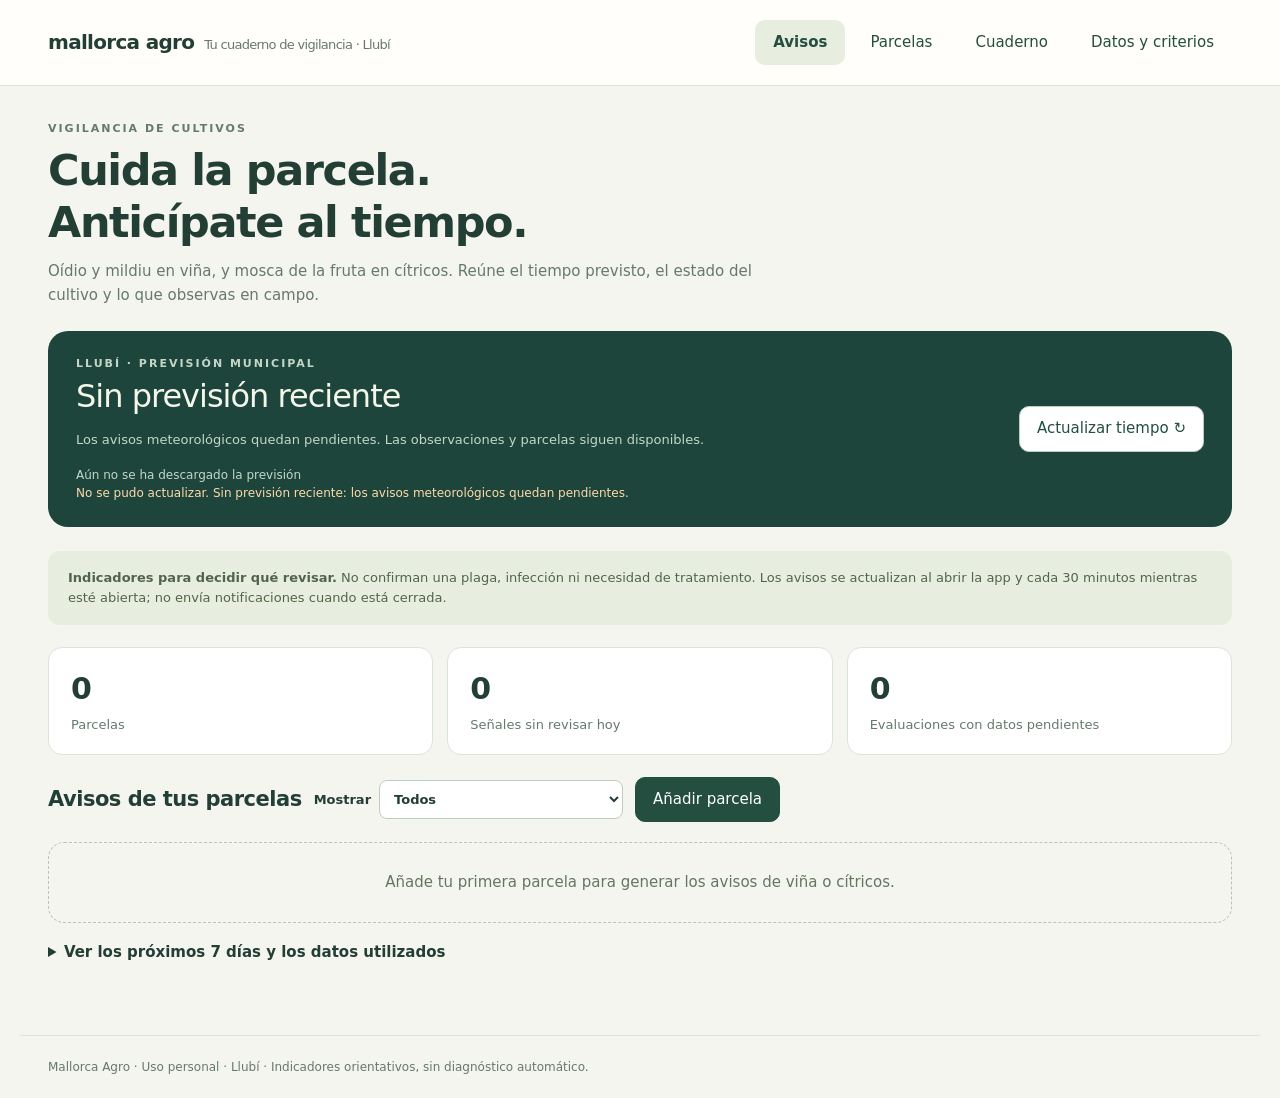
<file: index.html>
<!doctype html>
<html lang="es">
<head><meta charset="utf-8"><meta name="viewport" content="width=device-width, initial-scale=1"><meta name="color-scheme" content="light"><title>Mallorca Agro · Gestor de alertas</title><link rel="stylesheet" href="agro.css"><script src="agro.js" defer></script></head>
<body>
<header><div><div class="brand">mallorca agro<small>Tu cuaderno de vigilancia · Llubí</small></div><nav aria-label="Secciones"><button data-tab="dashboard" aria-current="page">Avisos</button><button data-tab="parcels">Parcelas</button><button data-tab="observations">Cuaderno</button><button data-tab="settings">Datos y criterios</button></nav></div></header>
<noscript><p>Activa JavaScript para gestionar tus parcelas y consultar la previsión.</p></noscript>
<main>
<div id="storage-warning" class="notice error" role="alert" hidden>No se ha podido leer o guardar el almacenamiento local. No cierres la página sin exportar los registros disponibles. Si hay una copia dañada, restáurala desde una copia de seguridad válida.</div>
<section data-panel="dashboard">
<div class="eyebrow">Vigilancia de cultivos</div><h1>Cuida la parcela.<br>Anticípate al tiempo.</h1><p class="muted intro">Oídio y mildiu en viña, y mosca de la fruta en cítricos. Reúne el tiempo previsto, el estado del cultivo y lo que observas en campo.</p>
<section class="weather" aria-label="Previsión para Llubí"><div><div class="eyebrow muted">Llubí · Previsión municipal</div><div class="reading" id="weather-reading">Sin previsión reciente</div><p id="weather-summary" class="weather-details muted">Consultando el tiempo…</p><div class="small muted" id="weather-date"></div><div class="small weather-error" id="weather-error" role="status" aria-live="polite"></div></div><button id="refresh-weather">Actualizar tiempo ↻</button></section>
<div class="notice"><strong>Indicadores para decidir qué revisar.</strong> No confirman una plaga, infección ni necesidad de tratamiento. Los avisos se actualizan al abrir la app y cada 30 minutos mientras esté abierta; no envía notificaciones cuando está cerrada.</div>
<div class="stats"><div class="stat"><strong id="count-parcels">0</strong><span>Parcelas</span></div><div class="stat"><strong id="count-watch">0</strong><span>Señales sin revisar hoy</span></div><div class="stat"><strong id="count-pending">0</strong><span>Evaluaciones con datos pendientes</span></div></div>
<div class="toolbar"><h2 style="margin:0">Avisos de tus parcelas</h2><label>Mostrar <select id="alert-filter"><option value="all">Todos</option><option value="watch">Señales para vigilar</option><option value="pending">Datos pendientes</option><option value="reviewed">Revisados / en seguimiento</option></select></label><button data-tab="parcels" class="primary">Añadir parcela</button></div>
<div class="alerts" id="alert-list"></div>
<section id="review-editor" class="card" style="margin-top:20px" hidden><h2>Seguimiento del aviso</h2><p id="review-heading"></p><form id="review-form"><input id="review-key" type="hidden"><label>Estado<select id="review-state"><option value="reviewed">Revisado</option><option value="followup">En seguimiento</option></select></label><label>Nota de revisión<textarea id="review-note" maxlength="1000" placeholder="Qué has comprobado y qué revisarás después"></textarea></label><div class="actions"><button class="primary" type="submit">Guardar seguimiento</button><button id="review-cancel" type="button">Cancelar</button></div></form></section>
<details><summary>Ver los próximos 7 días y los datos utilizados</summary><div id="weather-table"></div><p class="small muted">La humedad relativa no sustituye un sensor de mojado foliar. Son datos de modelo de <a href="https://open-meteo.com/" target="_blank" rel="noopener noreferrer">Open-Meteo</a>, no observaciones de Balears Meteo.</p></details>
</section>
<section data-panel="parcels" hidden><div class="eyebrow">Organiza el seguimiento</div><h1>Tus parcelas</h1><p class="muted intro">Empieza por tus cultivos de Llubí. Indica la variedad y actualiza el estado del cultivo cuando cambie. No se presupone que esté brotando o madurando.</p><div class="two"><article class="card"><h2>Añadir o editar parcela</h2><form id="parcel-form"><label>Nombre de la parcela<input id="parcel-name" maxlength="100" required placeholder="Ej. Viña de Son…" autocomplete="off"></label><div class="field-row"><label>Zona<input value="Llubí · Mallorca" readonly></label><label>Cultivo<select id="parcel-crop"><option value="vid">Viña</option><option value="citricos">Cítricos</option></select></label></div><label>Variedad (si la conoces)<input id="parcel-variety" maxlength="100" placeholder="Ej. Manto negro, clementina…"></label><label>Estado actual<select id="parcel-stage"></select></label><div class="actions"><button id="parcel-submit" class="primary" type="submit">Guardar parcela</button><button id="parcel-cancel" type="button" hidden>Cancelar edición</button></div><p class="form-foot">La previsión usa un punto municipal de referencia (39,699 N; 3,005 E). No es una medición dentro de tu parcela.</p></form></article><div class="list" id="parcel-list"></div></div></section>
<section data-panel="observations" hidden><div class="eyebrow">Lo que ves en campo</div><h1>Cuaderno de observaciones</h1><p class="muted intro">Anota síntomas, riego, hojas mojadas y capturas. Un registro de síntomas es una observación tuya; requiere identificación antes de confirmar el problema.</p><div class="two"><article class="card"><h2>Registrar una revisión</h2><form id="obs-form"><label>Parcela<select id="obs-parcel" required></select></label><div class="field-row"><label>Plaga o enfermedad<select id="obs-pest" required></select></label><label>Fecha de observación<input id="obs-date" type="date" required></label></div><label>¿Has visto síntomas o daños?<select id="obs-symptoms"><option value="unknown">No lo he revisado / no lo sé</option><option value="yes">Sí, pendientes de identificación</option><option value="no">No observados en esta revisión</option></select></label><label id="capture-field" hidden>Capturas de mosca por trampa y día (opcional)<input id="obs-captures" type="number" min="0" max="100000" step="1" placeholder="Dejar vacío si no se midió"></label><label>Notas<textarea id="obs-note" maxlength="3000" placeholder="Ej. hojas mojadas hasta las 10 h; riego por aspersión; trampa y atrayente; frutos con picaduras…"></textarea></label><button id="obs-submit" class="primary" type="submit">Guardar observación</button><p class="form-foot">Indica en notas el tipo de trampa y atrayente. Cero capturas y ausencia de medición son datos diferentes.</p></form></article><div class="list" id="obs-list"></div></div><h2 style="margin-top:28px">Historial de seguimiento de avisos</h2><div class="list" id="review-history"></div></section>
<section data-panel="settings" hidden><div class="eyebrow">Información y copias</div><h1>Tus datos, tus criterios</h1><div class="two"><article class="card"><h2>Copias de seguridad</h2><p>Las parcelas, observaciones y revisiones se guardan en este navegador, en este equipo. No hay cuenta ni sincronización con otros dispositivos. Borrar datos del navegador puede borrar tus registros.</p><p>Exporta una copia con frecuencia y antes de cambiar de navegador o mover la app. La copia contiene tus nombres de parcelas y notas.</p><div class="actions"><button class="primary" id="export">Exportar copia JSON</button></div><label style="margin-top:18px">Restaurar una copia JSON<input id="import-file" type="file" accept=".json,application/json"></label><p class="small muted">Restaurar sustituye los registros actuales tras pedirte confirmación. Los datos meteorológicos se vuelven a consultar.</p></article><article class="card"><h2>Estación de Llubí · Son Rossinyol</h2><p>Consulta las observaciones de <a href="http://www.balearsmeteo.com/llubi/wxindex.php" target="_blank" rel="noopener noreferrer">Balears Meteo</a>: temperatura, humedad, rocío, lluvia y viento.</p><p><strong>Esta versión no importa automáticamente esa estación.</strong> No se ha confirmado una fuente estructurada estable. Puedes anotar sus lecturas en el cuaderno, incluyendo hora y fuente. No se presentan como observaciones las previsiones de otro proveedor.</p><p>Previsión automática: <a href="https://open-meteo.com/" target="_blank" rel="noopener noreferrer">Open-Meteo</a>, 7 días, actualizada cada 30 minutos con la app abierta. Se descarta para evaluar avisos si tiene más de 6 horas o no incluye el día actual.</p></article></div>
<article class="card" style="margin-top:24px"><h2>Cómo se generan los avisos</h2><ul><li><strong>Oídio:</strong> se buscan al menos 6 lecturas horarias consecutivas entre 21,1 y 29,4 °C. Es una señal térmica aproximada, no demuestra 6 horas continuas dentro del dosel y no implementa el índice UC Davis, que requiere condiciones e historial adicionales. Solo se evalúa con tejido verde declarado. <a href="https://ipm.ucanr.edu/agriculture/grape/powdery-mildew/" target="_blank" rel="noopener noreferrer">Referencia UC IPM</a>.</li><li><strong>Mildiu:</strong> se muestra lluvia y humedad previstas, pero sin duración de mojado foliar no se determina una infección. El corte de 0,2 mm/día solo sirve para resumir lluvia apreciable, no es un umbral biológico. Una humedad ≥90 % no confirma mojado. Falta conocer el inóculo y el microclima. <a href="https://ipm.ucanr.edu/agriculture/grape/downy-mildew/" target="_blank" rel="noopener noreferrer">Referencia UC IPM</a>.</li><li><strong>Mosca de la fruta:</strong> se prioriza revisar cuando has indicado cambio de color, fruta madura o capturas recientes (últimos 7 días). Ese periodo de 7 días organiza el cuaderno, no es un umbral de daño. No se calcula la población con la temperatura. Las capturas requieren confirmar la especie, trampa y atrayente. <a href="https://gd.eppo.int/taxon/CERTCA/datasheet" target="_blank" rel="noopener noreferrer">Ceratitis capitata · EPPO</a>.</li><li><strong>Estados:</strong> «señal» significa que conviene revisar; «datos pendientes» impide concluir el riesgo. «Sin ventana» y «sin fruta» no equivalen a ausencia de la plaga. Una revisión se guarda para el día y las condiciones concretas. Si cambian los datos del aviso o llega otro día, se solicita una nueva revisión; la nota anterior sigue en el historial.</li></ul><p class="notice warning">No se indican productos ni fechas de tratamiento. Contrasta la evaluación con tu técnico, el estado real del cultivo y los avisos fitosanitarios oficiales.</p></article><p class="small muted">La previsión requiere Internet. Tus notas no se envían a Open-Meteo; el proveedor recibe la consulta normal de red con las coordenadas municipales. No se pide tu ubicación. Datos Open-Meteo: <a href="https://creativecommons.org/licenses/by/4.0/" target="_blank" rel="noopener noreferrer">CC BY 4.0</a>, sujetos a sus <a href="https://open-meteo.com/en/terms" target="_blank" rel="noopener noreferrer">condiciones de uso</a>. Esta versión usa el servicio gratuito para uso personal no comercial.</p><p><a href="temperaturas.html">Abrir la vista anterior de temperaturas de Mallorca</a></p>
</section>
</main><footer>Mallorca Agro · Uso personal · Llubí · Indicadores orientativos, sin diagnóstico automático.</footer><div id="message" role="status" aria-live="polite" hidden></div>
</body></html>
</file>
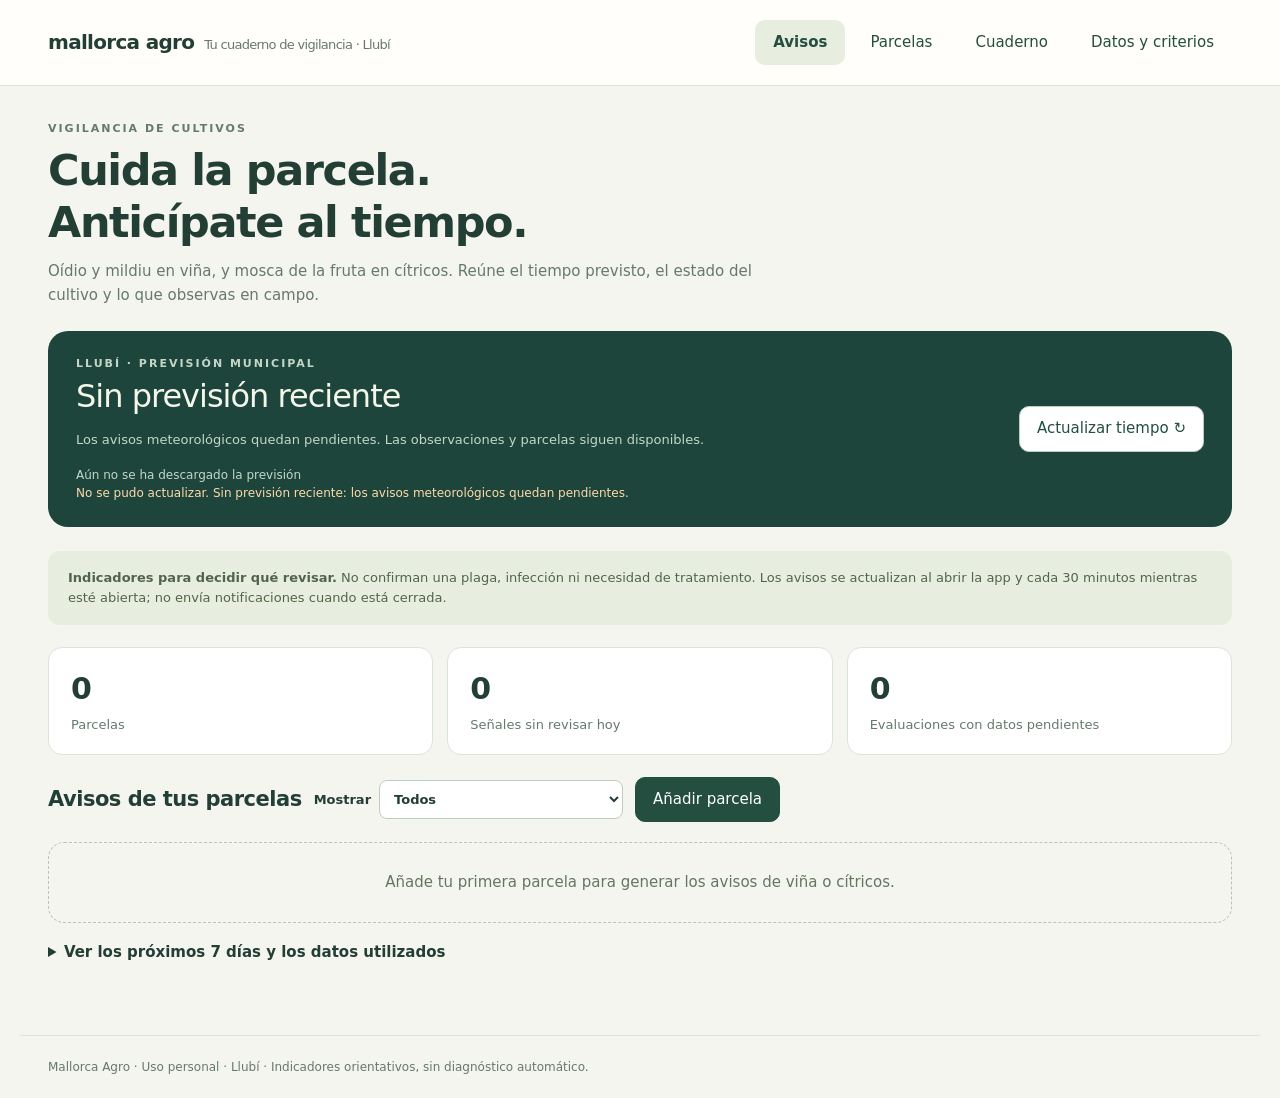
<file: Mallorca-Agro.html>
<!doctype html>
<html lang="es">
<head><meta charset="utf-8"><meta name="viewport" content="width=device-width, initial-scale=1"><meta name="color-scheme" content="light"><title>Mallorca Agro · Gestor de alertas</title><style>:root{font:15px/1.55 'Segoe UI',system-ui,sans-serif;color:#233e35;background:#f4f5ef;--green:#234e40;--muted:#66796d;--line:#dbe4d8}*{box-sizing:border-box}body{margin:0}button,input,select,textarea{font:inherit}button,a,input,select,textarea{outline-offset:4px}button{cursor:pointer;border:1px solid #bccdbf;background:white;color:var(--green);padding:10px 17px;border-radius:10px}button:hover{background:#e8eee4}button:disabled{opacity:.5;cursor:wait}.primary{background:var(--green);color:white;border-color:var(--green)}.primary:hover{background:#32624f}.danger{color:#943c30}a{color:var(--green)}header{border-bottom:1px solid var(--line);background:#fffefa}header>div{max-width:1240px;margin:auto;padding:20px 28px;display:flex;justify-content:space-between;gap:16px;align-items:center}.brand{font-size:20px;font-weight:750;letter-spacing:-.7px}.brand small{font-size:13px;font-weight:400;color:var(--muted);margin-left:10px}nav{display:flex;gap:7px;flex-wrap:wrap}nav button{background:transparent;border-color:transparent}nav button[aria-current=page]{background:#e7eddf;font-weight:650}main{max-width:1240px;margin:auto;padding:34px 28px 70px}h1{font-size:clamp(30px,5vw,43px);letter-spacing:-1.4px;font-weight:600;line-height:1.2;margin:8px 0 12px}h2{font-size:21px;letter-spacing:-.5px;margin:0 0 14px}h3{font-size:17px;margin:8px 0}.eyebrow{font-size:11px;letter-spacing:2px;text-transform:uppercase;font-weight:700;color:var(--muted)}.muted{color:var(--muted)}p{margin:8px 0 16px}.intro{max-width:730px}.toolbar{display:flex;gap:12px;align-items:center;flex-wrap:wrap;margin:20px 0}.toolbar label{margin:0;display:flex;gap:8px;align-items:center}.weather{border-radius:20px;background:#1d453b;color:#f4f6e9;padding:24px 28px;display:flex;gap:28px;align-items:center;justify-content:space-between;margin:24px 0}.weather .muted{color:#c4d7c7}.weather .reading{font-size:32px;letter-spacing:-1px}.weather a{color:#e0ebce}.weather button{white-space:nowrap}.weather-details{font-size:13px;max-width:770px}.stats{display:grid;grid-template-columns:repeat(3,1fr);gap:14px;margin:22px 0}.stat{border:1px solid var(--line);border-radius:14px;padding:18px 22px;background:#fff}.stat strong{display:block;font-size:30px;font-weight:550}.stat span{font-size:13px;color:var(--muted)}.alerts{display:grid;grid-template-columns:repeat(2,minmax(0,1fr));gap:16px}.card{background:white;border:1px solid var(--line);border-radius:16px;padding:23px;min-width:0}.card-head{display:flex;justify-content:space-between;gap:12px;align-items:start}.badge{display:inline-block;border-radius:20px;padding:4px 10px;background:#eef0e9;color:#5b6d58;font-size:12px;font-weight:600}.badge.watch{background:#fae7c3;color:#7a4b08}.badge.pending{background:#eae8f1;color:#665679}.badge.done{background:#e2efdf;color:#3c6638}.badge.neutral{background:#e9eef0;color:#4c6470}.card .explain{color:#566c5d;font-size:14px}.meta{font-size:12px;color:var(--muted);border-top:1px solid var(--line);padding-top:12px;margin-top:16px}.actions{display:flex;gap:8px;flex-wrap:wrap;margin-top:16px}.actions button{font-size:13px;padding:8px 12px}.notice{padding:17px 20px;background:#e8eedf;border-radius:12px;margin:22px 0;font-size:13px;color:#516548}.notice.warning{background:#fff0d9;color:#75501b}.notice.error{background:#fae5df;color:#83382b}form{display:grid;gap:14px}label{display:grid;gap:5px;font-size:13px;font-weight:600}input,select,textarea{width:100%;background:#fff;border:1px solid #bdcdbf;border-radius:8px;padding:10px;color:#233e35;min-width:0}textarea{min-height:85px;resize:vertical}.two{display:grid;grid-template-columns:1fr 1fr;gap:24px}.field-row{display:grid;grid-template-columns:1fr 1fr;gap:12px}.list{display:grid;gap:12px}.entry{padding:18px;border:1px solid var(--line);border-radius:12px;background:#fff}.entry p{font-size:14px;margin:5px 0;white-space:pre-wrap;overflow-wrap:anywhere}.empty{padding:28px;border:1px dashed #b5c6b1;border-radius:16px;color:#657660;text-align:center;grid-column:1/-1}.table-wrap{overflow-x:auto;border:1px solid var(--line);border-radius:12px;margin-top:15px}table{border-collapse:collapse;width:100%;background:white;font-size:13px}th,td{padding:12px 16px;text-align:left;border-bottom:1px solid var(--line);white-space:nowrap}th{background:#edf1e6}footer{max-width:1240px;margin:auto;padding:22px 28px;border-top:1px solid var(--line);font-size:12px;color:var(--muted)}#message{position:fixed;bottom:20px;left:50%;transform:translateX(-50%);padding:14px 22px;max-width:calc(100% - 24px);background:#234e40;color:white;border-radius:12px;z-index:10;box-shadow:0 3px 18px #0002}#message.error{background:#8c3b2e}[hidden]{display:none!important}.link-button{background:transparent;border:0;padding:0;text-decoration:underline}details{margin-top:18px}summary{cursor:pointer;font-weight:600}li{margin:8px 0}.small{font-size:12px}.form-foot{font-size:12px;color:var(--muted)}.weather-error{color:#ffdaaa}@media(max-width:800px){header>div{align-items:flex-start;flex-direction:column}.two,.alerts{grid-template-columns:1fr}.weather{align-items:flex-start;flex-direction:column;gap:14px}.stats{gap:8px}.stat{padding:14px}.brand small{display:block;margin:0}main{padding:26px 18px 55px}header>div{padding:18px}.field-row{grid-template-columns:1fr}.toolbar label{display:grid;width:100%}.card-head{flex-wrap:wrap}nav button{padding:8px 10px}}@media(prefers-reduced-motion:no-preference){button{transition:background .15s}}
</style></head>
<body>
<header><div><div class="brand">mallorca agro<small>Tu cuaderno de vigilancia · Llubí</small></div><nav aria-label="Secciones"><button data-tab="dashboard" aria-current="page">Avisos</button><button data-tab="parcels">Parcelas</button><button data-tab="observations">Cuaderno</button><button data-tab="settings">Datos y criterios</button></nav></div></header>
<noscript><p>Activa JavaScript para gestionar tus parcelas y consultar la previsión.</p></noscript>
<main>
<div id="storage-warning" class="notice error" role="alert" hidden>No se ha podido leer o guardar el almacenamiento local. No cierres la página sin exportar los registros disponibles. Si hay una copia dañada, restáurala desde una copia de seguridad válida.</div>
<section data-panel="dashboard">
<div class="eyebrow">Vigilancia de cultivos</div><h1>Cuida la parcela.<br>Anticípate al tiempo.</h1><p class="muted intro">Oídio y mildiu en viña, y mosca de la fruta en cítricos. Reúne el tiempo previsto, el estado del cultivo y lo que observas en campo.</p>
<section class="weather" aria-label="Previsión para Llubí"><div><div class="eyebrow muted">Llubí · Previsión municipal</div><div class="reading" id="weather-reading">Sin previsión reciente</div><p id="weather-summary" class="weather-details muted">Consultando el tiempo…</p><div class="small muted" id="weather-date"></div><div class="small weather-error" id="weather-error" role="status" aria-live="polite"></div></div><button id="refresh-weather">Actualizar tiempo ↻</button></section>
<div class="notice"><strong>Indicadores para decidir qué revisar.</strong> No confirman una plaga, infección ni necesidad de tratamiento. Los avisos se actualizan al abrir la app y cada 30 minutos mientras esté abierta; no envía notificaciones cuando está cerrada.</div>
<div class="stats"><div class="stat"><strong id="count-parcels">0</strong><span>Parcelas</span></div><div class="stat"><strong id="count-watch">0</strong><span>Señales sin revisar hoy</span></div><div class="stat"><strong id="count-pending">0</strong><span>Evaluaciones con datos pendientes</span></div></div>
<div class="toolbar"><h2 style="margin:0">Avisos de tus parcelas</h2><label>Mostrar <select id="alert-filter"><option value="all">Todos</option><option value="watch">Señales para vigilar</option><option value="pending">Datos pendientes</option><option value="reviewed">Revisados / en seguimiento</option></select></label><button data-tab="parcels" class="primary">Añadir parcela</button></div>
<div class="alerts" id="alert-list"></div>
<section id="review-editor" class="card" style="margin-top:20px" hidden><h2>Seguimiento del aviso</h2><p id="review-heading"></p><form id="review-form"><input id="review-key" type="hidden"><label>Estado<select id="review-state"><option value="reviewed">Revisado</option><option value="followup">En seguimiento</option></select></label><label>Nota de revisión<textarea id="review-note" maxlength="1000" placeholder="Qué has comprobado y qué revisarás después"></textarea></label><div class="actions"><button class="primary" type="submit">Guardar seguimiento</button><button id="review-cancel" type="button">Cancelar</button></div></form></section>
<details><summary>Ver los próximos 7 días y los datos utilizados</summary><div id="weather-table"></div><p class="small muted">La humedad relativa no sustituye un sensor de mojado foliar. Son datos de modelo de <a href="https://open-meteo.com/" target="_blank" rel="noopener noreferrer">Open-Meteo</a>, no observaciones de Balears Meteo.</p></details>
</section>
<section data-panel="parcels" hidden><div class="eyebrow">Organiza el seguimiento</div><h1>Tus parcelas</h1><p class="muted intro">Empieza por tus cultivos de Llubí. Indica la variedad y actualiza el estado del cultivo cuando cambie. No se presupone que esté brotando o madurando.</p><div class="two"><article class="card"><h2>Añadir o editar parcela</h2><form id="parcel-form"><label>Nombre de la parcela<input id="parcel-name" maxlength="100" required placeholder="Ej. Viña de Son…" autocomplete="off"></label><div class="field-row"><label>Zona<input value="Llubí · Mallorca" readonly></label><label>Cultivo<select id="parcel-crop"><option value="vid">Viña</option><option value="citricos">Cítricos</option></select></label></div><label>Variedad (si la conoces)<input id="parcel-variety" maxlength="100" placeholder="Ej. Manto negro, clementina…"></label><label>Estado actual<select id="parcel-stage"></select></label><div class="actions"><button id="parcel-submit" class="primary" type="submit">Guardar parcela</button><button id="parcel-cancel" type="button" hidden>Cancelar edición</button></div><p class="form-foot">La previsión usa un punto municipal de referencia (39,699 N; 3,005 E). No es una medición dentro de tu parcela.</p></form></article><div class="list" id="parcel-list"></div></div></section>
<section data-panel="observations" hidden><div class="eyebrow">Lo que ves en campo</div><h1>Cuaderno de observaciones</h1><p class="muted intro">Anota síntomas, riego, hojas mojadas y capturas. Un registro de síntomas es una observación tuya; requiere identificación antes de confirmar el problema.</p><div class="two"><article class="card"><h2>Registrar una revisión</h2><form id="obs-form"><label>Parcela<select id="obs-parcel" required></select></label><div class="field-row"><label>Plaga o enfermedad<select id="obs-pest" required></select></label><label>Fecha de observación<input id="obs-date" type="date" required></label></div><label>¿Has visto síntomas o daños?<select id="obs-symptoms"><option value="unknown">No lo he revisado / no lo sé</option><option value="yes">Sí, pendientes de identificación</option><option value="no">No observados en esta revisión</option></select></label><label id="capture-field" hidden>Capturas de mosca por trampa y día (opcional)<input id="obs-captures" type="number" min="0" max="100000" step="1" placeholder="Dejar vacío si no se midió"></label><label>Notas<textarea id="obs-note" maxlength="3000" placeholder="Ej. hojas mojadas hasta las 10 h; riego por aspersión; trampa y atrayente; frutos con picaduras…"></textarea></label><button id="obs-submit" class="primary" type="submit">Guardar observación</button><p class="form-foot">Indica en notas el tipo de trampa y atrayente. Cero capturas y ausencia de medición son datos diferentes.</p></form></article><div class="list" id="obs-list"></div></div><h2 style="margin-top:28px">Historial de seguimiento de avisos</h2><div class="list" id="review-history"></div></section>
<section data-panel="settings" hidden><div class="eyebrow">Información y copias</div><h1>Tus datos, tus criterios</h1><div class="two"><article class="card"><h2>Copias de seguridad</h2><p>Las parcelas, observaciones y revisiones se guardan en este navegador, en este equipo. No hay cuenta ni sincronización con otros dispositivos. Borrar datos del navegador puede borrar tus registros.</p><p>Exporta una copia con frecuencia y antes de cambiar de navegador o mover la app. La copia contiene tus nombres de parcelas y notas.</p><div class="actions"><button class="primary" id="export">Exportar copia JSON</button></div><label style="margin-top:18px">Restaurar una copia JSON<input id="import-file" type="file" accept=".json,application/json"></label><p class="small muted">Restaurar sustituye los registros actuales tras pedirte confirmación. Los datos meteorológicos se vuelven a consultar.</p></article><article class="card"><h2>Estación de Llubí · Son Rossinyol</h2><p>Consulta las observaciones de <a href="http://www.balearsmeteo.com/llubi/wxindex.php" target="_blank" rel="noopener noreferrer">Balears Meteo</a>: temperatura, humedad, rocío, lluvia y viento.</p><p><strong>Esta versión no importa automáticamente esa estación.</strong> No se ha confirmado una fuente estructurada estable. Puedes anotar sus lecturas en el cuaderno, incluyendo hora y fuente. No se presentan como observaciones las previsiones de otro proveedor.</p><p>Previsión automática: <a href="https://open-meteo.com/" target="_blank" rel="noopener noreferrer">Open-Meteo</a>, 7 días, actualizada cada 30 minutos con la app abierta. Se descarta para evaluar avisos si tiene más de 6 horas o no incluye el día actual.</p></article></div>
<article class="card" style="margin-top:24px"><h2>Cómo se generan los avisos</h2><ul><li><strong>Oídio:</strong> se buscan al menos 6 lecturas horarias consecutivas entre 21,1 y 29,4 °C. Es una señal térmica aproximada, no demuestra 6 horas continuas dentro del dosel y no implementa el índice UC Davis, que requiere condiciones e historial adicionales. Solo se evalúa con tejido verde declarado. <a href="https://ipm.ucanr.edu/agriculture/grape/powdery-mildew/" target="_blank" rel="noopener noreferrer">Referencia UC IPM</a>.</li><li><strong>Mildiu:</strong> se muestra lluvia y humedad previstas, pero sin duración de mojado foliar no se determina una infección. El corte de 0,2 mm/día solo sirve para resumir lluvia apreciable, no es un umbral biológico. Una humedad ≥90 % no confirma mojado. Falta conocer el inóculo y el microclima. <a href="https://ipm.ucanr.edu/agriculture/grape/downy-mildew/" target="_blank" rel="noopener noreferrer">Referencia UC IPM</a>.</li><li><strong>Mosca de la fruta:</strong> se prioriza revisar cuando has indicado cambio de color, fruta madura o capturas recientes (últimos 7 días). Ese periodo de 7 días organiza el cuaderno, no es un umbral de daño. No se calcula la población con la temperatura. Las capturas requieren confirmar la especie, trampa y atrayente. <a href="https://gd.eppo.int/taxon/CERTCA/datasheet" target="_blank" rel="noopener noreferrer">Ceratitis capitata · EPPO</a>.</li><li><strong>Estados:</strong> «señal» significa que conviene revisar; «datos pendientes» impide concluir el riesgo. «Sin ventana» y «sin fruta» no equivalen a ausencia de la plaga. Una revisión se guarda para el día y las condiciones concretas. Si cambian los datos del aviso o llega otro día, se solicita una nueva revisión; la nota anterior sigue en el historial.</li></ul><p class="notice warning">No se indican productos ni fechas de tratamiento. Contrasta la evaluación con tu técnico, el estado real del cultivo y los avisos fitosanitarios oficiales.</p></article><p class="small muted">La previsión requiere Internet. Tus notas no se envían a Open-Meteo; el proveedor recibe la consulta normal de red con las coordenadas municipales. No se pide tu ubicación. Datos Open-Meteo: <a href="https://creativecommons.org/licenses/by/4.0/" target="_blank" rel="noopener noreferrer">CC BY 4.0</a>, sujetos a sus <a href="https://open-meteo.com/en/terms" target="_blank" rel="noopener noreferrer">condiciones de uso</a>. Esta versión usa el servicio gratuito para uso personal no comercial.</p><p><a href="temperaturas.html">Abrir la vista anterior de temperaturas de Mallorca</a></p>
</section>
</main><footer>Mallorca Agro · Uso personal · Llubí · Indicadores orientativos, sin diagnóstico automático.</footer><div id="message" role="status" aria-live="polite" hidden></div>
<script>
'use strict';
const KEY='mallorca-agro-v1', WEATHER_KEY='mallorca-agro-weather-v1';
const $=id=>document.getElementById(id);
const escapeHTML=value=>String(value??'').replace(/[&<>"']/g,c=>({'&':'&amp;','<':'&lt;','>':'&gt;','"':'&quot;',"'":'&#39;'}[c]));
const fmt=new Intl.NumberFormat('es-ES',{maximumFractionDigits:1});
const uid=()=>globalThis.crypto?.randomUUID?.()||Date.now().toString(36)+'-'+Math.random().toString(36).slice(2);
const today=()=>new Intl.DateTimeFormat('sv-SE',{timeZone:'Europe/Madrid',year:'numeric',month:'2-digit',day:'2-digit'}).format(new Date());
const dayLabel=day=>new Intl.DateTimeFormat('es-ES',{day:'numeric',month:'short',timeZone:'Europe/Madrid'}).format(new Date(day+'T12:00:00+01:00'));
const cropLabel=crop=>crop==='vid'?'Viña':'Cítricos';
const validDay=value=>typeof value==='string'&&/^\d{4}-\d{2}-\d{2}$/.test(value)&&Number.isFinite(Date.parse(value+'T12:00:00Z'))&&new Date(value+'T12:00:00Z').toISOString().slice(0,10)===value;
const fingerprint=value=>{let n=2166136261;for(const c of value)n=Math.imul(n^c.charCodeAt(0),16777619);return (n>>>0).toString(16);};
const stages={vid:{unknown:'Sin indicar',green:'Hojas verdes / crecimiento',flower:'Floración o cuajado',fruit:'Racimos en desarrollo',post:'Vendimiada con hojas verdes',dormant:'Reposo / sin hojas'},citricos:{unknown:'Sin indicar',green:'Frutos verdes',colour:'Cambio de color',ripe:'Frutos maduros',none:'Sin fruta'}};
const pests={oidio:'Oídio',mildiu:'Mildiu',mosca:'Mosca de la fruta'};
let storageOK=true, weather=null,editing=null,currentTab='dashboard';
function notify(text,error=false){$('message').textContent=text;$('message').className=error?'error':'';$('message').hidden=false;clearTimeout(notify.timer);notify.timer=setTimeout(()=>$('message').hidden=true,6500);}
function validateState(s){
 if(!s||s.version!==1||!Array.isArray(s.parcels)||!Array.isArray(s.observations)||!Array.isArray(s.reviews)||s.parcels.length>250||s.observations.length>5000||s.reviews.length>10000)throw Error('Formato de copia no compatible');
 const ids=new Set();
 for(const p of s.parcels){if(!p||typeof p.id!=='string'||!/^[A-Za-z0-9_-]{1,100}$/.test(p.id)||ids.has(p.id)||typeof p.name!=='string'||!p.name.trim()||p.name.length>100||!Object.hasOwn(stages,p.crop)||!Object.hasOwn(stages[p.crop],p.stage)||p.zone!=='Llubí'||typeof p.variety!=='string'||p.variety.length>100)throw Error('Parcela no válida');ids.add(p.id);}
 const seen=new Set();
 for(const o of s.observations){if(!o||typeof o.id!=='string'||!/^[A-Za-z0-9_-]{1,100}$/.test(o.id)||seen.has(o.id)||!ids.has(o.parcelId)||!Object.hasOwn(pests,o.pest)||!validDay(o.date)||o.date>today()||typeof o.note!=='string'||o.note.length>3000||!['unknown','yes','no'].includes(o.symptoms)||(o.captures!==null&&(!Number.isInteger(o.captures)||o.captures<0||o.captures>100000)))throw Error('Observación no válida');const p=s.parcels.find(p=>p.id===o.parcelId);if((p.crop==='vid'&&o.pest==='mosca')||(p.crop==='citricos'&&o.pest!=='mosca'))throw Error('Problema no compatible con el cultivo');seen.add(o.id);}
 const reviewKeys=new Set();
 for(const r of s.reviews){if(!r||typeof r.key!=='string'||r.key.length>300||reviewKeys.has(r.key+'|'+String(r.signature??'legacy'))||!['reviewed','followup'].includes(r.state)||typeof r.note!=='string'||r.note.length>1000||typeof r.updated!=='string'||!Number.isFinite(Date.parse(r.updated)))throw Error('Revisión no válida');const parts=r.key.split('|');if(parts.length!==3||!ids.has(parts[0])||!Object.hasOwn(pests,parts[1])||!validDay(parts[2])||parts[2]>today())throw Error('Referencia de revisión no válida');if(r.signature!==undefined&&(typeof r.signature!=='string'||! /^[0-9a-f]{1,8}$/.test(r.signature)))throw Error('Firma de revisión no válida');reviewKeys.add(r.key+'|'+String(r.signature??'legacy'));}
 return s;
}
function load(){try{const raw=localStorage.getItem(KEY);return raw?validateState(JSON.parse(raw)):{version:1,parcels:[],observations:[],reviews:[]};}catch(error){storageOK=false;return {version:1,parcels:[],observations:[],reviews:[]};}}
let state=load();
function save(next){
 try{validateState(next);localStorage.setItem(KEY,JSON.stringify(next));state=next;storageOK=true;$('storage-warning').hidden=true;return true;}
 catch(error){storageOK=false;$('storage-warning').hidden=false;notify('No se han guardado los cambios. Revisa el almacenamiento del navegador o exporta una copia.',true);return false;}
}
function setTab(tab){currentTab=tab;for(const section of document.querySelectorAll('[data-panel]'))section.hidden=section.dataset.panel!==tab;for(const button of document.querySelectorAll('[data-tab]')){if(button.dataset.tab===tab)button.setAttribute('aria-current','page');else button.removeAttribute('aria-current');}render();}
function isFresh(){return weather&&Date.now()-weather.fetchedAt<6*60*60*1000&&weather.fetchedAt<=Date.now()+300000&&weather.data.daily.time.includes(today());}
function validateWeather(data){
 const h=data?.hourly,d=data?.daily;
 if(!h||!d||!Array.isArray(h.time)||h.time.length<24||!Array.isArray(d.time)||d.time.length<1||data.timezone!=='Europe/Madrid'||Math.abs(data.latitude-39.699)>.15||Math.abs(data.longitude-3.005)>.15||data.hourly_units?.temperature_2m!=='°C'||data.hourly_units?.precipitation!=='mm'||data.hourly_units?.relative_humidity_2m!=='%')throw Error('Previsión no válida');
 if(!h.time.every(t=>typeof t==='string'&&/^\d{4}-\d{2}-\d{2}T\d{2}:\d{2}$/.test(t))||!d.time.every(t=>/^\d{4}-\d{2}-\d{2}$/.test(t))||new Set(h.time).size!==h.time.length||new Set(d.time).size!==d.time.length)throw Error('Fechas no válidas');
 for(const [key,min,max] of [['temperature_2m',-60,65],['relative_humidity_2m',0,100],['precipitation',0,1000]])if(!Array.isArray(h[key])||h[key].length!==h.time.length||!h[key].every(v=>Number.isFinite(v)&&v>=min&&v<=max))throw Error('Serie incompleta');
 for(const key of ['temperature_2m_max','temperature_2m_min','precipitation_sum'])if(!Array.isArray(d[key])||d[key].length!==d.time.length||!d[key].every(Number.isFinite))throw Error('Resumen incompleto');
 if(!d.time.every(day=>h.time.filter(t=>t.slice(0,10)===day).length>=23))throw Error('Días incompletos');
 return data;
}
function forecastDays(){if(!isFresh())return [];const h=weather.data.hourly;return weather.data.daily.time.filter(day=>day>=today()).map(day=>{
 const indices=h.time.map((t,i)=>t.startsWith(day)?i:-1).filter(i=>i>=0);let run=0,best=0,start=null,bestStart=null,bestEnd=null;
 for(const i of indices){if(h.temperature_2m[i]>=21.1&&h.temperature_2m[i]<=29.4){if(!run)start=h.time[i].slice(11);run++;if(run>best){best=run;bestStart=start;bestEnd=h.time[i].slice(11);}}else run=0;}
 return {day,hours:best,start:bestStart,end:bestEnd,min:Math.min(...indices.map(i=>h.temperature_2m[i])),max:Math.max(...indices.map(i=>h.temperature_2m[i])),rain:indices.reduce((sum,i)=>sum+h.precipitation[i],0),humid:indices.filter(i=>h.relative_humidity_2m[i]>=90).length};
 });}
function latestObservation(p,pest){return state.observations.filter(o=>o.parcelId===p.id&&o.pest===pest).sort((a,b)=>b.date.localeCompare(a.date)||b.id.localeCompare(a.id))[0];}
function recent(o){return o&&o.date<=today()&&(new Date(today()+'T12:00:00Z')-new Date(o.date+'T12:00:00Z'))/86400000<=7;}
function evaluate(p,pest,days){
 const observation=latestObservation(p,pest),key=[p.id,pest,today()].join('|');
 let kind='pending',title='Faltan datos',detail='',action='';
 if(p.crop==='vid'){
  if(p.stage==='unknown'){detail='Indica el estado de la viña para valorar si hay órganos susceptibles.';action='Completa el estado del cultivo en Parcelas.';}
  else if(p.stage==='dormant'){kind='neutral';title='Fuera del periodo de tejido verde';detail='Has indicado reposo o ausencia de hojas. No se evalúa infección de tejido verde; esto no confirma ausencia de inóculo.';action='Actualiza el estado cuando comience la brotación.';}
  else if(!days.length){detail='No hay previsión reciente y completa. No se asigna un riesgo bajo por falta de datos.';action='Actualiza el tiempo y revisa las observaciones de campo.';}
  else if(pest==='oidio'){
   const matches=days.filter(d=>d.hours>=6);
   if(matches.length){kind='watch';title='Ventana térmica favorable';detail=matches.slice(0,3).map(d=>dayLabel(d.day)+': '+d.start+'–'+d.end+' ('+d.hours+' lecturas horarias)').join('; ')+'. Temperaturas entre 21,1 y 29,4 °C. Es un indicador térmico, no el índice UC Davis completo ni una infección confirmada.';}
   else{kind='neutral';title='Sin ventana de 6 lecturas';detail='La previsión no cumple este indicador de 6 lecturas horarias consecutivas entre 21,1 y 29,4 °C. Puede haber actividad fuera de ese intervalo: no equivale a ausencia de riesgo.';}
   action='Revisa hojas y racimos susceptibles; confirma síntomas e historial con tu técnico. No se conoce el inóculo ni la temperatura dentro de la cubierta vegetal.';
  }else{
   const rain=days.filter(d=>d.rain>=0.2),humid=days.filter(d=>d.humid>=1);
   title='Mojado foliar sin medir';detail=rain.length?'Lluvia prevista: '+rain.slice(0,3).map(d=>dayLabel(d.day)+' ('+fmt.format(d.rain)+' mm)').join(', ')+'. La lluvia es una señal para revisar, no un umbral de infección.':'Sin lluvia apreciable prevista (acumulados inferiores a 0,2 mm/día). No descarta rocío, riego ni infecciones secundarias.';
   if(humid.length)detail+=' Hay horas con humedad relativa ≥90 %; humedad alta no demuestra que la hoja esté mojada.';
   action='Registra mojado foliar, riego y síntomas. Sin duración de mojado, temperatura de la hoja y estado del inóculo no se calcula una infección ni una fecha de tratamiento.';
  }
 }else{
  if(p.stage==='unknown'){detail='Falta indicar si hay fruta verde, en cambio de color o madura.';action='Indica variedad y estado del fruto. La época de peligro sigue a la maduración, no a un mes fijo.';}
  else if(p.stage==='none'){kind='neutral';title='Sin fruta en la parcela';detail='No has indicado frutos susceptibles. La plaga puede seguir presente en el entorno.';action='Retira frutos caídos y actualiza el estado cuando haya fruta.';}
  else if(p.stage==='green'){kind='neutral';title='Preparar vigilancia de maduración';detail='Has indicado frutos verdes. La sensibilidad depende de la variedad y madurez; no se concluye riesgo cero.';action='Revisa trampas e indica cuándo empieza el cambio de color.';}
  else{kind='watch';title='Fruta en periodo susceptible';detail='Con fruta en cambio de color o madura, revisa trampas y frutos. No se estima la población de Ceratitis capitata solo con el tiempo.';action='Registra capturas por trampa y día, tipo de atrayente, picaduras y fruta caída; consulta los umbrales locales con tu técnico.';}
  if(days.length)detail+=' Próximos días: máximas de '+fmt.format(Math.min(...days.map(d=>d.max)))+' a '+fmt.format(Math.max(...days.map(d=>d.max)))+' °C (previsión, no capturas).';
  else detail+=' No hay previsión reciente disponible.';
 }
 if(recent(observation)&&observation.symptoms==='yes'){kind='watch';title='Síntomas registrados: revisar';detail='Observación del '+dayLabel(observation.date)+': has registrado síntomas. Requieren identificación en campo; la app no confirma el diagnóstico. '+detail;}
 if(pest==='mosca'&&recent(observation)&&observation.captures>0){kind='watch';title='Capturas registradas';detail='Último registro: '+observation.captures+' moscas por trampa y día, el '+dayLabel(observation.date)+'. Verifica la identificación y el tipo de trampa. '+detail;}
 const signature=fingerprint([p.stage,p.variety,kind,title,detail,action].join('|'));
 return {key,p,pest,kind,title,detail,action,signature,review:state.reviews.find(r=>r.key===key&&r.signature===signature)};
}
function allAlerts(){const days=forecastDays();return state.parcels.flatMap(p=>(p.crop==='vid'?['oidio','mildiu']:['mosca']).map(pest=>evaluate(p,pest,days)));}
function renderWeather(){
 const days=forecastDays();$('weather-date').textContent=weather?'Consulta: '+new Intl.DateTimeFormat('es-ES',{timeZone:'Europe/Madrid',dateStyle:'short',timeStyle:'short'}).format(new Date(weather.fetchedAt))+' · hora de Mallorca':'Aún no se ha descargado la previsión';
 $('weather-reading').textContent=days.length?fmt.format(days[0].min)+'–'+fmt.format(days[0].max)+' °C':'Sin previsión reciente';
 $('weather-summary').textContent=days.length?'Hoy: '+fmt.format(days[0].rain)+' mm previstos · Llubí, punto de referencia municipal. La parcela puede tener otro microclima.':'Los avisos meteorológicos quedan pendientes. Las observaciones y parcelas siguen disponibles.';
 $('weather-table').innerHTML=days.length?'<div class="table-wrap"><table><caption class="small">Previsión de Open-Meteo · horario Europe/Madrid</caption><thead><tr><th>Fecha</th><th>Mín. / Máx.</th><th>Lluvia</th><th>Ventana oídio*</th><th>Horas HR ≥90 %</th></tr></thead><tbody>'+days.map(d=>'<tr><td>'+dayLabel(d.day)+'</td><td>'+fmt.format(d.min)+' / '+fmt.format(d.max)+' °C</td><td>'+fmt.format(d.rain)+' mm</td><td>'+(d.hours>=6?d.start+'–'+d.end:'Sin ventana de 6 lecturas')+'</td><td>'+d.humid+'</td></tr>').join('')+'</tbody></table></div><p class="small muted">*Indicador térmico orientativo (21,1–29,4 °C). No es un modelo de infección validado en tu parcela. Para hoy, el resumen puede incluir horas ya transcurridas.</p>':'<p class="muted">Actualiza para consultar los próximos 7 días.</p>';
}
function renderDashboard(){
 const alerts=allAlerts();$('count-parcels').textContent=state.parcels.length;$('count-watch').textContent=alerts.filter(a=>a.kind==='watch'&&!a.review).length;$('count-pending').textContent=alerts.filter(a=>a.kind==='pending').length;
 const filter=$('alert-filter').value;
 const visible=alerts.filter(a=>filter==='all'||(filter==='watch'&&a.kind==='watch')||(filter==='pending'&&a.kind==='pending')||(filter==='reviewed'&&a.review));
 $('alert-list').innerHTML=visible.length?visible.map(a=>'<article class="card"><div class="card-head"><div><div class="eyebrow">'+escapeHTML(a.p.name)+' · '+cropLabel(a.p.crop)+'</div><h3>'+pests[a.pest]+'</h3></div><span class="badge '+a.kind+'">'+escapeHTML(a.title)+'</span></div><p class="explain">'+escapeHTML(a.detail)+'</p><p class="explain"><strong>Qué revisar:</strong> '+escapeHTML(a.action)+'</p>'+(a.review?'<p><span class="badge done">'+(a.review.state==='reviewed'?'Revisada':'En seguimiento')+'</span> '+escapeHTML(a.review.note)+'</p>':'')+'<div class="meta">Llubí · '+escapeHTML(stages[a.p.crop][a.p.stage])+' · Evaluación del '+dayLabel(today())+'<br>Indicador orientativo. Revisarla no cambia el riesgo meteorológico.</div><div class="actions"><button data-review="'+escapeHTML(a.key)+'">'+(a.review?'Editar seguimiento':'Revisar / anotar')+'</button><button data-observe="'+escapeHTML(a.p.id)+'" data-pest="'+a.pest+'">Registrar observación</button></div></article>').join(''):'<div class="empty">'+(state.parcels.length?'No hay avisos que coincidan con este filtro.':'Añade tu primera parcela para generar los avisos de viña o cítricos.')+'</div>';
}
function fillObservationParcels(){const selected=$('obs-parcel').value;$('obs-parcel').innerHTML='<option value="">Elige una parcela</option>'+state.parcels.map(p=>'<option value="'+escapeHTML(p.id)+'">'+escapeHTML(p.name)+' · '+cropLabel(p.crop)+'</option>').join('');if(state.parcels.some(p=>p.id===selected))$('obs-parcel').value=selected;fillPests();$('obs-submit').disabled=!state.parcels.length;}
function fillPests(){const p=state.parcels.find(p=>p.id===$('obs-parcel').value);const previous=$('obs-pest').value;const options=p?(p.crop==='vid'?['oidio','mildiu']:['mosca']):[];$('obs-pest').innerHTML=options.map(k=>'<option value="'+k+'">'+pests[k]+'</option>').join('');if(options.includes(previous))$('obs-pest').value=previous;$('capture-field').hidden=$('obs-pest').value!=='mosca';}
function renderParcels(){
 $('parcel-list').innerHTML=state.parcels.length?state.parcels.map(p=>'<article class="entry"><div class="eyebrow">Llubí · '+cropLabel(p.crop)+'</div><h3>'+escapeHTML(p.name)+'</h3><p>'+escapeHTML(p.variety||'Variedad sin indicar')+' · '+escapeHTML(stages[p.crop][p.stage])+'</p><div class="actions"><button data-edit="'+escapeHTML(p.id)+'">Editar</button><button class="danger" data-delete="'+escapeHTML(p.id)+'">Eliminar parcela</button></div></article>').join(''):'<div class="empty">Todavía no has añadido parcelas. No se crean datos de campo ficticios.</div>';
}
function renderObservations(){
 $('review-history').innerHTML=state.reviews.length?[...state.reviews].sort((a,b)=>b.updated.localeCompare(a.updated)).map(r=>{const [parcelId,pest,date]=r.key.split('|');const p=state.parcels.find(p=>p.id===parcelId);return '<article class="entry"><div class="eyebrow">'+escapeHTML(date)+' · '+escapeHTML(p?.name||'Parcela archivada')+'</div><h3>'+escapeHTML(pests[pest]||pest)+' · '+(r.state==='reviewed'?'Revisado':'En seguimiento')+'</h3><p>'+escapeHTML(r.note||'Sin nota adicional')+'</p></article>';}).join(''):'<p class="muted">Todavía no has revisado ningún aviso.</p>';
 $('obs-list').innerHTML=state.observations.length?[...state.observations].sort((a,b)=>b.date.localeCompare(a.date)).map(o=>{const p=state.parcels.find(p=>p.id===o.parcelId);return '<article class="entry"><div class="eyebrow">'+dayLabel(o.date)+' · '+escapeHTML(p.name)+'</div><h3>'+pests[o.pest]+'</h3><p>Síntomas: '+({yes:'observados (sin diagnóstico confirmado)',no:'no observados en la revisión',unknown:'sin revisar'}[o.symptoms])+(o.pest==='mosca'&&o.captures!==null?' · Capturas: '+o.captures+' / trampa / día':'')+'</p><p>'+escapeHTML(o.note)+'</p><button class="link-button danger" data-delete-obs="'+escapeHTML(o.id)+'">Eliminar registro</button></article>';}).join(''):'<div class="empty">Registra revisiones, síntomas, mojado foliar, riego o capturas de trampas.</div>';
}
function render(){renderDashboard();renderParcels();renderObservations();fillObservationParcels();renderWeather();$('storage-warning').hidden=storageOK;}
function fillStages(){const crop=$('parcel-crop').value;$('parcel-stage').innerHTML=Object.entries(stages[crop]).map(([value,label])=>'<option value="'+value+'">'+label+'</option>').join('');}
function resetParcelForm(){editing=null;$('parcel-form').reset();fillStages();$('parcel-submit').textContent='Guardar parcela';$('parcel-cancel').hidden=true;}
$('parcel-crop').addEventListener('change',fillStages);
$('parcel-form').addEventListener('submit',event=>{
 event.preventDefault();if(!editing&&state.parcels.length>=250)return notify('Máximo 250 parcelas. Exporta una copia antes de reorganizarlas.',true);
 const p={id:editing||uid(),name:$('parcel-name').value.trim(),zone:'Llubí',crop:$('parcel-crop').value,variety:$('parcel-variety').value.trim(),stage:$('parcel-stage').value};
 if(!p.name)return notify('Escribe un nombre para la parcela.',true);
 const old=state.parcels.find(x=>x.id===editing);
 if(old&&old.crop!==p.crop&&state.observations.some(o=>o.parcelId===p.id))return notify('Esta parcela tiene observaciones. Crea otra parcela para cambiar de cultivo y conservar su historial.',true);
 const next={...state,parcels:editing?state.parcels.map(x=>x.id===editing?p:x):[...state.parcels,p]};
 if(save(next)){resetParcelForm();render();notify('Parcela guardada. Los avisos se han recalculado.');}
});
$('parcel-cancel').addEventListener('click',resetParcelForm);
$('obs-parcel').addEventListener('change',fillPests);$('obs-pest').addEventListener('change',fillPests);
$('obs-form').addEventListener('submit',event=>{
 event.preventDefault();if(state.observations.length>=5000)return notify('Máximo 5.000 observaciones. Exporta una copia.',true);
 const date=$('obs-date').value;if(!date||date>today())return notify('La observación no puede tener una fecha futura.',true);
 const raw=$('obs-captures').value;const captures=$('obs-pest').value==='mosca'&&raw!==''?Number(raw):null;
 if(captures!==null&&(!Number.isInteger(captures)||captures<0))return notify('Las capturas deben ser un entero no negativo.',true);
 const o={id:uid(),parcelId:$('obs-parcel').value,pest:$('obs-pest').value,date,symptoms:$('obs-symptoms').value,captures,note:$('obs-note').value.trim()};
 if(save({...state,observations:[...state.observations,o]})){$('obs-form').reset();$('obs-date').value=today();render();notify('Observación guardada.');}
});
document.addEventListener('click',event=>{
 const b=event.target.closest('button');if(!b)return;
 if(b.dataset.tab){setTab(b.dataset.tab);return;}
 if(b.dataset.edit){const p=state.parcels.find(p=>p.id===b.dataset.edit);if(!p)return;editing=p.id;$('parcel-name').value=p.name;$('parcel-crop').value=p.crop;$('parcel-variety').value=p.variety;fillStages();$('parcel-stage').value=p.stage;$('parcel-submit').textContent='Guardar cambios';$('parcel-cancel').hidden=false;$('parcel-name').focus();}
 if(b.dataset.delete){const p=state.parcels.find(p=>p.id===b.dataset.delete);if(p&&confirm('¿Eliminar '+p.name+' y sus observaciones? Exporta una copia antes si quieres conservarlas.')){if(save({...state,parcels:state.parcels.filter(x=>x.id!==p.id),observations:state.observations.filter(o=>o.parcelId!==p.id),reviews:state.reviews.filter(r=>!r.key.startsWith(p.id+'|'))})){if(editing===p.id)resetParcelForm();render();notify('Parcela eliminada.');}}}
 if(b.dataset.deleteObs&&confirm('¿Eliminar esta observación?')){if(save({...state,observations:state.observations.filter(o=>o.id!==b.dataset.deleteObs)}))render();}
 if(b.dataset.observe){setTab('observations');$('obs-parcel').value=b.dataset.observe;fillPests();$('obs-pest').value=b.dataset.pest;fillPests();$('obs-date').focus();}
 if(b.dataset.review){const a=allAlerts().find(a=>a.key===b.dataset.review);if(!a)return;$('review-key').value=a.key;$('review-key').dataset.signature=a.signature;$('review-heading').textContent=a.p.name+' · '+pests[a.pest];$('review-state').value=a.review?.state||'reviewed';$('review-note').value=a.review?.note||'';$('review-editor').hidden=false;$('review-note').focus();$('review-editor').scrollIntoView({block:'center'});}
});
$('review-cancel').addEventListener('click',()=>$('review-editor').hidden=true);
$('review-form').addEventListener('submit',event=>{event.preventDefault();const key=$('review-key').value;const alert=allAlerts().find(a=>a.key===key);if(!alert||alert.signature!==$('review-key').dataset.signature)return notify('El aviso ha cambiado. Vuelve a abrirlo antes de guardar la revisión.',true);const r={key,state:$('review-state').value,note:$('review-note').value.trim(),updated:new Date().toISOString(),signature:alert.signature};if(save({...state,reviews:[...state.reviews.filter(x=>x.key!==key||x.signature!==r.signature),r]})){$('review-editor').hidden=true;render();notify('Seguimiento guardado para estos datos. Si cambian las condiciones o el día, tendrás que revisarlo de nuevo.');}});
$('alert-filter').addEventListener('change',renderDashboard);
$('export').addEventListener('click',()=>{const blob=new Blob([JSON.stringify({...state,exportedAt:new Date().toISOString()},null,2)],{type:'application/json'});const url=URL.createObjectURL(blob);const a=document.createElement('a');a.href=url;a.download='mallorca-agro-copia-'+today()+'.json';a.click();setTimeout(()=>URL.revokeObjectURL(url),1000);notify('Copia exportada. Guárdala fuera del navegador.');});
$('import-file').addEventListener('change',async event=>{const file=event.target.files[0];if(!file)return;try{if(file.size>10000000)throw Error('La copia supera 10 MB');const incoming=validateState(JSON.parse(await file.text()));if(confirm('Restaurar '+incoming.parcels.length+' parcelas y '+incoming.observations.length+' observaciones. Esto sustituye tus registros actuales. ¿Continuar?')){if(save(incoming)){resetParcelForm();render();notify('Copia restaurada.');}}}catch(error){notify('No se ha importado la copia: '+error.message,true);}finally{event.target.value='';}});
async function updateWeather(){
 if($('refresh-weather').disabled)return;$('refresh-weather').disabled=true;$('weather-error').textContent='Consultando previsión…';
 const controller=new AbortController(),timer=setTimeout(()=>controller.abort(),20000);
 try{
  const params=new URLSearchParams({latitude:'39.699',longitude:'3.005',hourly:'temperature_2m,relative_humidity_2m,precipitation',daily:'temperature_2m_max,temperature_2m_min,precipitation_sum',timezone:'Europe/Madrid',forecast_days:'7',temperature_unit:'celsius',precipitation_unit:'mm'});
  const response=await fetch('https://api.open-meteo.com/v1/forecast?'+params,{signal:controller.signal});if(!response.ok)throw Error('HTTP '+response.status);
  const data=validateWeather(await response.json());if(!data.daily.time.includes(today()))throw Error('Previsión fuera de fecha');weather={data,fetchedAt:Date.now()};
  try{localStorage.setItem(WEATHER_KEY,JSON.stringify(weather));}catch(error){notify('Previsión disponible, pero no se pudo guardar su copia local.',true);}
  $('weather-error').textContent='';render();
 }catch(error){$('weather-error').textContent='No se pudo actualizar. '+(isFresh()?'Se conserva la previsión anterior, con su fecha de consulta.':'Sin previsión reciente: los avisos meteorológicos quedan pendientes.');render();}
 finally{clearTimeout(timer);$('refresh-weather').disabled=false;}
}
$('refresh-weather').addEventListener('click',updateWeather);
try{const cached=JSON.parse(localStorage.getItem(WEATHER_KEY));if(cached&&Number.isFinite(cached.fetchedAt)){validateWeather(cached.data);weather=cached;}}catch(error){/* A cache failure never replaces field records. */}
fillStages();$('obs-date').value=today();$('obs-date').max=today();render();updateWeather();
setInterval(()=>{render();updateWeather();},30*60*1000);

</script></body></html>
</file>
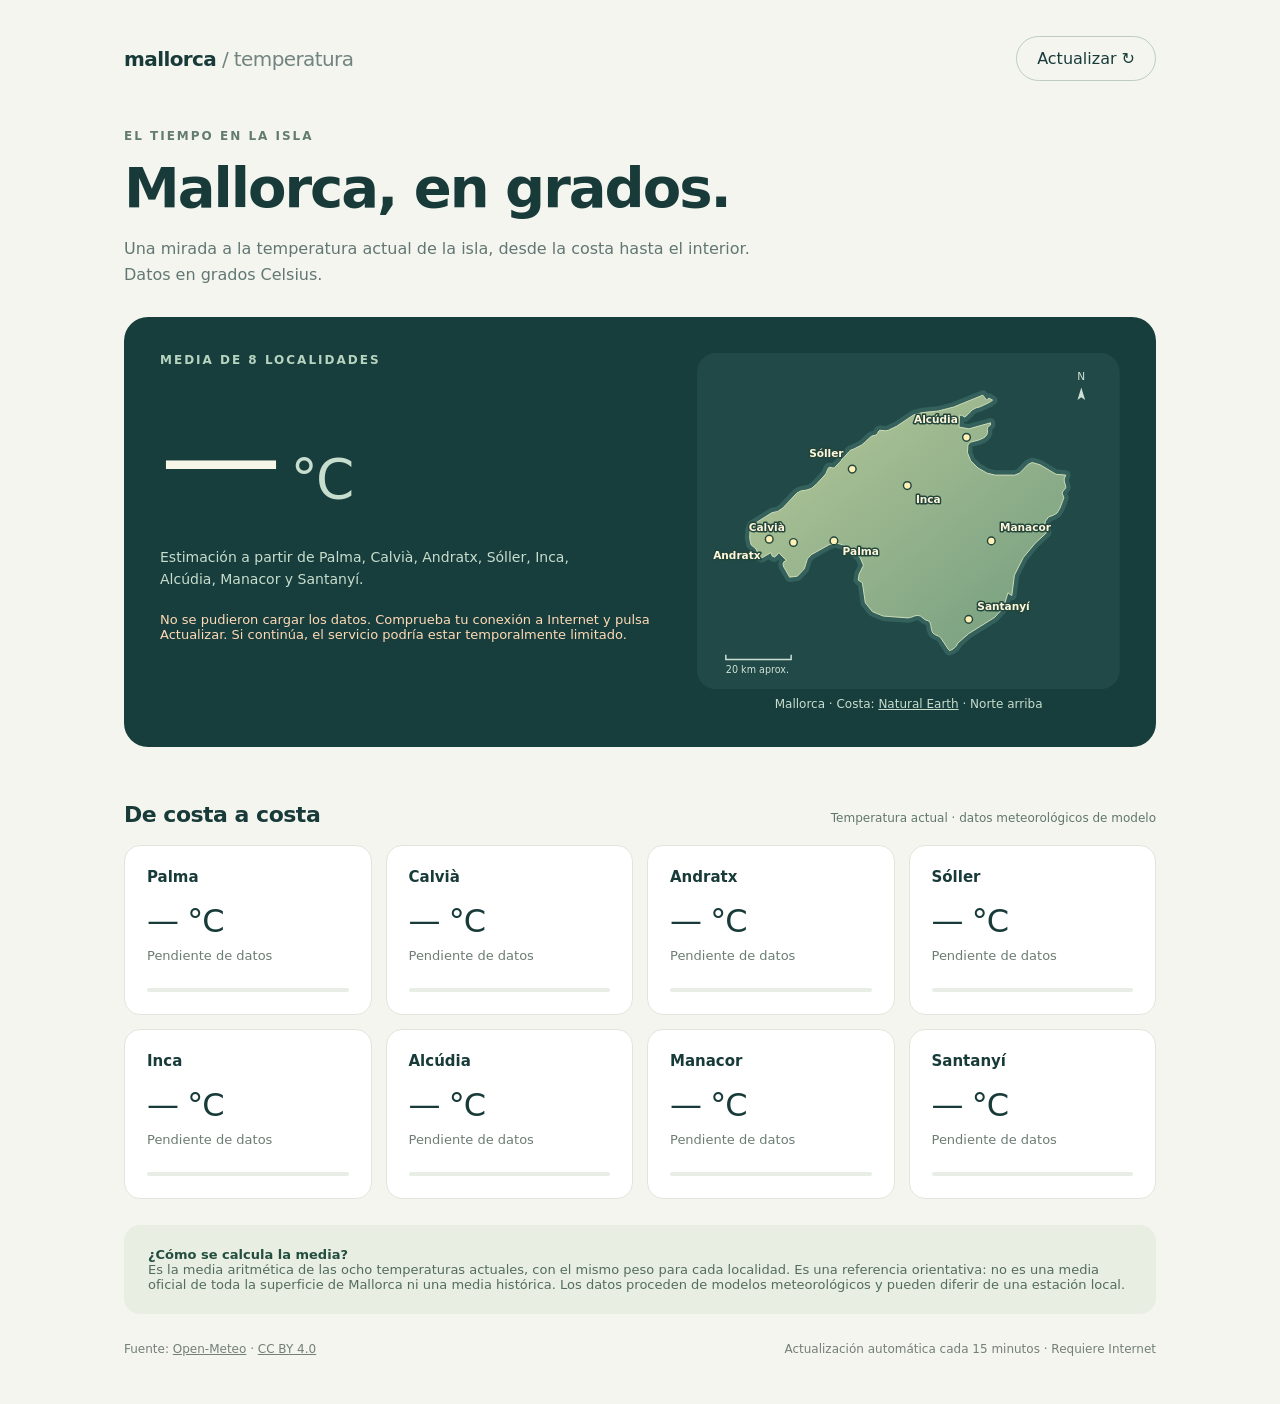
<file: temperaturas.html>
<!doctype html>
<html lang="es">
<head>
<meta charset="utf-8">
<meta name="viewport" content="width=device-width, initial-scale=1">
<meta name="color-scheme" content="light">
<title>Mallorca · Temperatura de la isla</title>
<style>
:root{font-family:Segoe UI,system-ui,sans-serif;color:#183b3a;background:#f4f5ef;font-synthesis:none}*{box-sizing:border-box}body{margin:0}main{max-width:1080px;margin:auto;padding:36px 24px 48px}header{display:flex;align-items:center;justify-content:space-between;gap:20px;margin-bottom:48px}.brand{font-weight:750;font-size:20px;letter-spacing:-.6px}.brand span{color:#728480;font-weight:400}button{border:1px solid #bdcdc5;border-radius:30px;background:transparent;color:#183b3a;padding:12px 20px;font:inherit;cursor:pointer}button:hover{background:#e4ebe2}button:disabled{opacity:.55;cursor:wait}button:focus-visible,a:focus-visible{outline:3px solid #c27729;outline-offset:4px}.eyebrow{font-size:12px;letter-spacing:2px;text-transform:uppercase;font-weight:700;color:#647b70}h1{font-size:clamp(34px,5vw,56px);letter-spacing:-2px;font-weight:550;margin:12px 0}p{line-height:1.6}.intro{color:#627773;max-width:640px;margin-bottom:30px}.hero{position:relative;overflow:hidden;border-radius:24px;background:#173e3c;color:#f5f5e8;padding:36px;display:grid;grid-template-columns:1.2fr 1fr;gap:30px}.hero .eyebrow{color:#b6d4bf}.temperature{font-size:clamp(76px,13vw,122px);letter-spacing:-7px;font-weight:350;line-height:1.2;margin:16px 0}.temperature small{font-size:.45em;letter-spacing:-2px;color:#c7ddcd}.hero p{color:#c7ddcd;max-width:450px;font-size:14px}.island{margin:0;min-width:0;min-height:220px;display:flex;flex-direction:column;justify-content:center;align-items:center}.island svg{display:block;width:100%;max-width:440px;height:auto}.map-labels text{font-family:Segoe UI,system-ui,sans-serif;font-size:11px;font-weight:600;fill:#fff7dc;paint-order:stroke;stroke:#23463c;stroke-width:3px;stroke-linejoin:round}.island figcaption{font-size:12px;color:#c7ddcd;margin-top:8px}.status{font-size:13px;margin-top:22px;min-height:24px;color:#c7ddcd}.status.error{color:#ffdab6}.section-top{display:flex;align-items:baseline;justify-content:space-between;gap:20px;margin-top:36px}h2{font-size:22px;font-weight:600;letter-spacing:-.5px}.tag{font-size:12px;color:#61776c}.grid{display:grid;grid-template-columns:repeat(4,1fr);gap:14px}.card{background:#fff;border:1px solid #e0e6dc;border-radius:16px;padding:22px}.card h3{font-size:15px;margin:0 0 16px;font-weight:600}.local-temp{font-size:32px;letter-spacing:-1px}.weather{color:#6c7d74;font-size:13px;min-height:20px;margin-top:8px}.meter{height:4px;border-radius:4px;background:#e8eee5;margin-top:20px;overflow:hidden}.meter span{display:block;height:100%;width:0;background:#b8c888;border-radius:4px}.note{background:#e9eee3;padding:22px 24px;border-radius:16px;margin-top:26px;color:#536c5e;font-size:13px}.note strong{color:#234e40}footer{margin-top:28px;font-size:12px;color:#738078;display:flex;justify-content:space-between;gap:16px;flex-wrap:wrap}a{color:inherit}noscript{display:block;padding:24px;background:#ffe5bf}@media(max-width:760px){.grid{grid-template-columns:repeat(2,1fr)}.hero{grid-template-columns:1fr}.island{width:100%;max-width:440px;justify-self:center}header{margin-bottom:30px}.hero{padding:28px}.section-top{display:block}.tag{display:block;margin-bottom:18px}}@media(prefers-reduced-motion:no-preference){.meter span{transition:width .5s}}
</style>
</head>
<body>
<noscript>Activa JavaScript en tu navegador para consultar las temperaturas.</noscript>
<main>
<header><div class="brand">mallorca<span> / temperatura</span></div><button id="refresh" type="button">Actualizar ↻</button></header>
<div class="eyebrow">El tiempo en la isla</div>
<h1>Mallorca, en grados.</h1>
<p class="intro">Una mirada a la temperatura actual de la isla, desde la costa hasta el interior. Datos en grados Celsius.</p>
<section class="hero" aria-label="Temperatura media de Mallorca">
<div><div class="eyebrow">Media de 8 localidades</div><div class="temperature"><span id="average">—</span><small> °C</small></div><p>Estimación a partir de Palma, Calvià, Andratx, Sóller, Inca, Alcúdia, Manacor y Santanyí.</p><div class="status" id="status" role="status" aria-live="polite">Preparando consulta…</div></div>
<figure class="island"><svg viewBox="0 0 440 350" role="img" aria-labelledby="map-title map-desc"><title id="map-title">Mapa de Mallorca</title><desc id="map-desc">Contorno geográfico de Mallorca con las ocho localidades consultadas. Norte hacia arriba.</desc><defs><linearGradient id="land" x1="0" y1="0" x2="1" y2="1"><stop stop-color="#b7c99a"/><stop offset="1" stop-color="#729c7e"/></linearGradient></defs><rect width="440" height="350" rx="20" fill="#204947"/><path d="M348.75,113.94L357.14,116.38L373.72,126.25L383.85,127.11L382.14,131.06L382.40,134.20L383.35,137.04L383.85,140.10L382.73,142.08L380.92,143.57L380.06,145.98L381.85,150.72L377.85,161.32L374.73,166.60L370.84,168.86L365.91,170.67L362.62,175.17L361.69,181.06L363.84,187.05L351.95,198.04L339.60,212.93L330.38,231.21L327.67,252.36L324.81,250.59L323.66,249.53L318.92,265.25L309.68,275.24L282.85,292.02L271.60,301.77L269.34,305.56L268.12,306.78L265.45,308.73L262.76,309.75L261.54,308.27L253.54,296.24L251.68,294.89L247.10,292.78L245.34,291.28L244.01,287.75L243.39,283.58L242.43,280.04L240.34,278.57L237.48,277.68L232.90,273.97L230.33,273.11L226.85,273.54L222.23,275.30L219.37,275.71L193.85,273.83L182.48,269.15L175.19,259.92L172.12,239.18L167.83,236.40L168.69,230.25L173.19,221.00L169.85,213.11L161.54,205.46L151.75,199.71L144.03,197.40L137.64,199.48L118.79,210.02L114.86,214.38L111.71,224.66L104.47,232.32L96.42,233.31L90.89,223.60L90.27,222.79L89.48,219.76L90.41,217.38L92.89,215.84L85.08,207.78L82.69,211.03L80.45,212.42L78.40,211.48L76.88,207.78L68.78,212.51L66.89,212.98L64.04,210.89L61.58,204.07L56.29,199.71L54.86,192.94L55.15,185.24L56.89,179.48L77.88,166.26L84.05,164.87L89.27,161.44L103.71,145.95L108.05,143.58L113.91,142.70L118.96,141.03L123.91,136.95L133.02,127.11L134.26,125.30L136.35,120.59L137.02,119.35L138.38,119.01L141.74,119.69L143.02,119.35L150.10,112.15L151.03,110.28L152.32,109.44L158.27,102.62L160.23,100.95L162.37,100.35L171.00,95.99L175.19,92.60L178.55,89.14L181.96,86.45L186.30,85.37L187.34,84.59L189.20,81.19L190.28,80.42L196.40,80.96L199.16,80.42L207.79,76.27L225.42,64.49L234.45,62.03L250.89,60.44L267.12,56.28L297.50,43.86L301.50,49.06L303.05,47.47L303.91,47.00L307.67,49.06L304.58,51.32L294.28,56.17L290.52,57.07L286.21,59.33L282.27,63.66L278.77,66.67L275.51,64.86L273.34,64.86L272.70,77.14L283.08,78.96L305.51,72.66L305.51,75.01L302.58,77.14L302.22,79.68L302.48,82.49L301.50,85.37L299.76,87.34L298.10,88.47L293.33,90.56L284.06,92.97L281.94,95.90L281.51,103.78L284.92,112.27L292.57,119.74L302.00,125.10L310.51,127.11L330.60,127.11L335.70,125.07L344.61,115.98L348.75,113.94Z" fill="none" stroke="#42726a" stroke-width="10" stroke-linejoin="round" opacity=".6"/><path id="mallorca-coast" d="M348.75,113.94L357.14,116.38L373.72,126.25L383.85,127.11L382.14,131.06L382.40,134.20L383.35,137.04L383.85,140.10L382.73,142.08L380.92,143.57L380.06,145.98L381.85,150.72L377.85,161.32L374.73,166.60L370.84,168.86L365.91,170.67L362.62,175.17L361.69,181.06L363.84,187.05L351.95,198.04L339.60,212.93L330.38,231.21L327.67,252.36L324.81,250.59L323.66,249.53L318.92,265.25L309.68,275.24L282.85,292.02L271.60,301.77L269.34,305.56L268.12,306.78L265.45,308.73L262.76,309.75L261.54,308.27L253.54,296.24L251.68,294.89L247.10,292.78L245.34,291.28L244.01,287.75L243.39,283.58L242.43,280.04L240.34,278.57L237.48,277.68L232.90,273.97L230.33,273.11L226.85,273.54L222.23,275.30L219.37,275.71L193.85,273.83L182.48,269.15L175.19,259.92L172.12,239.18L167.83,236.40L168.69,230.25L173.19,221.00L169.85,213.11L161.54,205.46L151.75,199.71L144.03,197.40L137.64,199.48L118.79,210.02L114.86,214.38L111.71,224.66L104.47,232.32L96.42,233.31L90.89,223.60L90.27,222.79L89.48,219.76L90.41,217.38L92.89,215.84L85.08,207.78L82.69,211.03L80.45,212.42L78.40,211.48L76.88,207.78L68.78,212.51L66.89,212.98L64.04,210.89L61.58,204.07L56.29,199.71L54.86,192.94L55.15,185.24L56.89,179.48L77.88,166.26L84.05,164.87L89.27,161.44L103.71,145.95L108.05,143.58L113.91,142.70L118.96,141.03L123.91,136.95L133.02,127.11L134.26,125.30L136.35,120.59L137.02,119.35L138.38,119.01L141.74,119.69L143.02,119.35L150.10,112.15L151.03,110.28L152.32,109.44L158.27,102.62L160.23,100.95L162.37,100.35L171.00,95.99L175.19,92.60L178.55,89.14L181.96,86.45L186.30,85.37L187.34,84.59L189.20,81.19L190.28,80.42L196.40,80.96L199.16,80.42L207.79,76.27L225.42,64.49L234.45,62.03L250.89,60.44L267.12,56.28L297.50,43.86L301.50,49.06L303.05,47.47L303.91,47.00L307.67,49.06L304.58,51.32L294.28,56.17L290.52,57.07L286.21,59.33L282.27,63.66L278.77,66.67L275.51,64.86L273.34,64.86L272.70,77.14L283.08,78.96L305.51,72.66L305.51,75.01L302.58,77.14L302.22,79.68L302.48,82.49L301.50,85.37L299.76,87.34L298.10,88.47L293.33,90.56L284.06,92.97L281.94,95.90L281.51,103.78L284.92,112.27L292.57,119.74L302.00,125.10L310.51,127.11L330.60,127.11L335.70,125.07L344.61,115.98L348.75,113.94Z" fill="url(#land)" stroke="#d2dfb9" stroke-width="1" stroke-linejoin="round"/><g class="map-labels"><g><title>Palma</title><circle cx="142.54" cy="195.55" r="4" fill="#fff1b6" stroke="#23463c" stroke-width="1.5"/><text x="151.54" y="210.55" text-anchor="start">Palma</text></g><g><title>Calvià</title><circle cx="100.37" cy="197.19" r="4" fill="#fff1b6" stroke="#23463c" stroke-width="1.5"/><text x="91.37" y="185.19" text-anchor="end">Calvià</text></g><g><title>Andratx</title><circle cx="75.19" cy="193.77" r="4" fill="#fff1b6" stroke="#23463c" stroke-width="1.5"/><text x="66.19" y="214.77" text-anchor="end">Andratx</text></g><g><title>Sóller</title><circle cx="161.57" cy="120.84" r="4" fill="#fff1b6" stroke="#23463c" stroke-width="1.5"/><text x="152.57" y="107.84" text-anchor="end">Sóller</text></g><g><title>Inca</title><circle cx="218.87" cy="137.98" r="4" fill="#fff1b6" stroke="#23463c" stroke-width="1.5"/><text x="227.87" y="155.98" text-anchor="start">Inca</text></g><g><title>Alcúdia</title><circle cx="280.50" cy="87.78" r="4" fill="#fff1b6" stroke="#23463c" stroke-width="1.5"/><text x="271.50" y="72.78" text-anchor="end">Alcúdia</text></g><g><title>Manacor</title><circle cx="306.33" cy="195.55" r="4" fill="#fff1b6" stroke="#23463c" stroke-width="1.5"/><text x="315.33" y="185.55" text-anchor="start">Manacor</text></g><g><title>Santanyí</title><circle cx="282.76" cy="277.25" r="4" fill="#fff1b6" stroke="#23463c" stroke-width="1.5"/><text x="291.76" y="267.25" text-anchor="start">Santanyí</text></g></g><g fill="#cee0d5"><text x="400" y="28" text-anchor="middle" font-size="11">N</text><path d="M400 36L396 49 400 46 404 49Z"/><text x="30" y="333" font-size="10">20 km aprox.</text><path d="M30 314v5h68v-5" fill="none" stroke="#cee0d5" stroke-width="1.5"/></g></svg><figcaption>Mallorca · Costa: <a href="https://www.naturalearthdata.com/" target="_blank" rel="noopener noreferrer">Natural Earth</a> · Norte arriba</figcaption></figure>
</section>
<div class="section-top"><h2>De costa a costa</h2><span class="tag">Temperatura actual · datos meteorológicos de modelo</span></div>
<section class="grid" id="towns" aria-label="Temperaturas por localidad"></section>
<aside class="note"><strong>¿Cómo se calcula la media?</strong><br>Es la media aritmética de las ocho temperaturas actuales, con el mismo peso para cada localidad. Es una referencia orientativa: no es una media oficial de toda la superficie de Mallorca ni una media histórica. Los datos proceden de modelos meteorológicos y pueden diferir de una estación local.</aside>
<footer><span>Fuente: <a href="https://open-meteo.com/" target="_blank" rel="noopener noreferrer">Open-Meteo</a> · <a href="https://creativecommons.org/licenses/by/4.0/" target="_blank" rel="noopener noreferrer">CC BY 4.0</a></span><span>Actualización automática cada 15 minutos · Requiere Internet</span></footer>
</main>
<script>
'use strict';
const towns = [
  {name:'Palma',lat:39.5696,lon:2.6502},
  {name:'Calvià',lat:39.5653,lon:2.5062},
  {name:'Andratx',lat:39.5743,lon:2.4202},
  {name:'Sóller',lat:39.7662,lon:2.7152},
  {name:'Inca',lat:39.7211,lon:2.9109},
  {name:'Alcúdia',lat:39.8532,lon:3.1214},
  {name:'Manacor',lat:39.5696,lon:3.2096},
  {name:'Santanyí',lat:39.3546,lon:3.1291}
];
const number = new Intl.NumberFormat('es-ES',{minimumFractionDigits:1,maximumFractionDigits:1});
const status = document.getElementById('status');
const refresh = document.getElementById('refresh');
const cards = towns.map(town => {
  const card = document.createElement('article');
  card.className='card';
  const title=document.createElement('h3'); title.textContent=town.name;
  const value=document.createElement('div'); value.className='local-temp'; value.textContent='— °C';
  const weather=document.createElement('div'); weather.className='weather'; weather.textContent='Pendiente de datos';
  const meter=document.createElement('div'); meter.className='meter'; meter.setAttribute('aria-hidden','true');
  const fill=document.createElement('span'); meter.append(fill);
  card.append(title,value,weather,meter); document.getElementById('towns').append(card);
  return {value,weather,fill};
});
function describe(code){
  if(code===0)return 'Despejado';
  if([1,2].includes(code))return 'Parcialmente nuboso';
  if(code===3)return 'Cubierto';
  if([45,48].includes(code))return 'Niebla';
  if(code>=51&&code<=57)return 'Llovizna';
  if((code>=61&&code<=67)||(code>=80&&code<=82))return 'Lluvia';
  if((code>=71&&code<=77)||[85,86].includes(code))return 'Nieve';
  if(code>=95&&code<=99)return 'Tormenta';
  return 'Estado no disponible';
}
function validate(data){
  if(!Array.isArray(data)||data.length!==towns.length)throw new Error('Respuesta incompleta');
  data.forEach((item,i)=>{
    const c=item.current;
    if(!c||!Number.isFinite(c.temperature_2m)||c.temperature_2m < -60||c.temperature_2m>65||!/^\d{4}-\d{2}-\d{2}T\d{2}:\d{2}$/.test(c.time)||item.current_units?.temperature_2m!=='°C')throw new Error('Datos no válidos');
    if(Math.abs(item.latitude-towns[i].lat)>.15||Math.abs(item.longitude-towns[i].lon)>.15)throw new Error('Localidad no válida');
  });
  if(new Set(data.map(item=>item.current.time)).size!==1)throw new Error('Horas de datos diferentes');
  return data;
}
let lastSuccess=false;
async function update(){
  if(refresh.disabled)return;
  refresh.disabled=true; status.className='status'; status.textContent='Consultando Open-Meteo…';
  const controller=new AbortController();const timeout=setTimeout(()=>controller.abort(),20000);
  try{
    const params=new URLSearchParams({latitude:towns.map(t=>t.lat).join(','),longitude:towns.map(t=>t.lon).join(','),current:'temperature_2m,weather_code',timezone:'Europe/Madrid',temperature_unit:'celsius',forecast_days:'1'});
    const response=await fetch('https://api.open-meteo.com/v1/forecast?'+params,{signal:controller.signal});
    if(!response.ok)throw new Error('HTTP '+response.status);
    const data=validate(await response.json());
    const temps=data.map(item=>item.current.temperature_2m);
    const mean=temps.reduce((a,b)=>a+b,0)/temps.length;
    document.getElementById('average').textContent=number.format(mean);
    data.forEach((item,i)=>{
      cards[i].value.textContent=number.format(temps[i])+' °C';
      cards[i].weather.textContent=describe(item.current.weather_code);
      cards[i].fill.style.width=Math.max(2,Math.min(100,(temps[i]+10)/55*100))+'%';
    });
    const [day,time]=data[0].current.time.split('T');const [year,month,date]=day.split('-');
    status.textContent='Datos del '+date+'/'+month+'/'+year+' a las '+time+' · hora de Mallorca';
    lastSuccess=true;
  }catch(error){
    status.className='status error';
    status.textContent=lastSuccess?'No se pudo actualizar. Se conservan los datos de la última consulta; pueden estar desactualizados. Comprueba Internet y pulsa Actualizar.':'No se pudieron cargar los datos. Comprueba tu conexión a Internet y pulsa Actualizar. Si continúa, el servicio podría estar temporalmente limitado.';
  }finally{clearTimeout(timeout);refresh.disabled=false;}
}
refresh.addEventListener('click',update);
update();
setInterval(update,15*60*1000);
</script>
</body>
</html>
</file>
<file: agro.css>
:root{font:15px/1.55 'Segoe UI',system-ui,sans-serif;color:#233e35;background:#f4f5ef;--green:#234e40;--muted:#66796d;--line:#dbe4d8}*{box-sizing:border-box}body{margin:0}button,input,select,textarea{font:inherit}button,a,input,select,textarea{outline-offset:4px}button{cursor:pointer;border:1px solid #bccdbf;background:white;color:var(--green);padding:10px 17px;border-radius:10px}button:hover{background:#e8eee4}button:disabled{opacity:.5;cursor:wait}.primary{background:var(--green);color:white;border-color:var(--green)}.primary:hover{background:#32624f}.danger{color:#943c30}a{color:var(--green)}header{border-bottom:1px solid var(--line);background:#fffefa}header>div{max-width:1240px;margin:auto;padding:20px 28px;display:flex;justify-content:space-between;gap:16px;align-items:center}.brand{font-size:20px;font-weight:750;letter-spacing:-.7px}.brand small{font-size:13px;font-weight:400;color:var(--muted);margin-left:10px}nav{display:flex;gap:7px;flex-wrap:wrap}nav button{background:transparent;border-color:transparent}nav button[aria-current=page]{background:#e7eddf;font-weight:650}main{max-width:1240px;margin:auto;padding:34px 28px 70px}h1{font-size:clamp(30px,5vw,43px);letter-spacing:-1.4px;font-weight:600;line-height:1.2;margin:8px 0 12px}h2{font-size:21px;letter-spacing:-.5px;margin:0 0 14px}h3{font-size:17px;margin:8px 0}.eyebrow{font-size:11px;letter-spacing:2px;text-transform:uppercase;font-weight:700;color:var(--muted)}.muted{color:var(--muted)}p{margin:8px 0 16px}.intro{max-width:730px}.toolbar{display:flex;gap:12px;align-items:center;flex-wrap:wrap;margin:20px 0}.toolbar label{margin:0;display:flex;gap:8px;align-items:center}.weather{border-radius:20px;background:#1d453b;color:#f4f6e9;padding:24px 28px;display:flex;gap:28px;align-items:center;justify-content:space-between;margin:24px 0}.weather .muted{color:#c4d7c7}.weather .reading{font-size:32px;letter-spacing:-1px}.weather a{color:#e0ebce}.weather button{white-space:nowrap}.weather-details{font-size:13px;max-width:770px}.stats{display:grid;grid-template-columns:repeat(3,1fr);gap:14px;margin:22px 0}.stat{border:1px solid var(--line);border-radius:14px;padding:18px 22px;background:#fff}.stat strong{display:block;font-size:30px;font-weight:550}.stat span{font-size:13px;color:var(--muted)}.alerts{display:grid;grid-template-columns:repeat(2,minmax(0,1fr));gap:16px}.card{background:white;border:1px solid var(--line);border-radius:16px;padding:23px;min-width:0}.card-head{display:flex;justify-content:space-between;gap:12px;align-items:start}.badge{display:inline-block;border-radius:20px;padding:4px 10px;background:#eef0e9;color:#5b6d58;font-size:12px;font-weight:600}.badge.watch{background:#fae7c3;color:#7a4b08}.badge.pending{background:#eae8f1;color:#665679}.badge.done{background:#e2efdf;color:#3c6638}.badge.neutral{background:#e9eef0;color:#4c6470}.card .explain{color:#566c5d;font-size:14px}.meta{font-size:12px;color:var(--muted);border-top:1px solid var(--line);padding-top:12px;margin-top:16px}.actions{display:flex;gap:8px;flex-wrap:wrap;margin-top:16px}.actions button{font-size:13px;padding:8px 12px}.notice{padding:17px 20px;background:#e8eedf;border-radius:12px;margin:22px 0;font-size:13px;color:#516548}.notice.warning{background:#fff0d9;color:#75501b}.notice.error{background:#fae5df;color:#83382b}form{display:grid;gap:14px}label{display:grid;gap:5px;font-size:13px;font-weight:600}input,select,textarea{width:100%;background:#fff;border:1px solid #bdcdbf;border-radius:8px;padding:10px;color:#233e35;min-width:0}textarea{min-height:85px;resize:vertical}.two{display:grid;grid-template-columns:1fr 1fr;gap:24px}.field-row{display:grid;grid-template-columns:1fr 1fr;gap:12px}.list{display:grid;gap:12px}.entry{padding:18px;border:1px solid var(--line);border-radius:12px;background:#fff}.entry p{font-size:14px;margin:5px 0;white-space:pre-wrap;overflow-wrap:anywhere}.empty{padding:28px;border:1px dashed #b5c6b1;border-radius:16px;color:#657660;text-align:center;grid-column:1/-1}.table-wrap{overflow-x:auto;border:1px solid var(--line);border-radius:12px;margin-top:15px}table{border-collapse:collapse;width:100%;background:white;font-size:13px}th,td{padding:12px 16px;text-align:left;border-bottom:1px solid var(--line);white-space:nowrap}th{background:#edf1e6}footer{max-width:1240px;margin:auto;padding:22px 28px;border-top:1px solid var(--line);font-size:12px;color:var(--muted)}#message{position:fixed;bottom:20px;left:50%;transform:translateX(-50%);padding:14px 22px;max-width:calc(100% - 24px);background:#234e40;color:white;border-radius:12px;z-index:10;box-shadow:0 3px 18px #0002}#message.error{background:#8c3b2e}[hidden]{display:none!important}.link-button{background:transparent;border:0;padding:0;text-decoration:underline}details{margin-top:18px}summary{cursor:pointer;font-weight:600}li{margin:8px 0}.small{font-size:12px}.form-foot{font-size:12px;color:var(--muted)}.weather-error{color:#ffdaaa}@media(max-width:800px){header>div{align-items:flex-start;flex-direction:column}.two,.alerts{grid-template-columns:1fr}.weather{align-items:flex-start;flex-direction:column;gap:14px}.stats{gap:8px}.stat{padding:14px}.brand small{display:block;margin:0}main{padding:26px 18px 55px}header>div{padding:18px}.field-row{grid-template-columns:1fr}.toolbar label{display:grid;width:100%}.card-head{flex-wrap:wrap}nav button{padding:8px 10px}}@media(prefers-reduced-motion:no-preference){button{transition:background .15s}}
</file>
